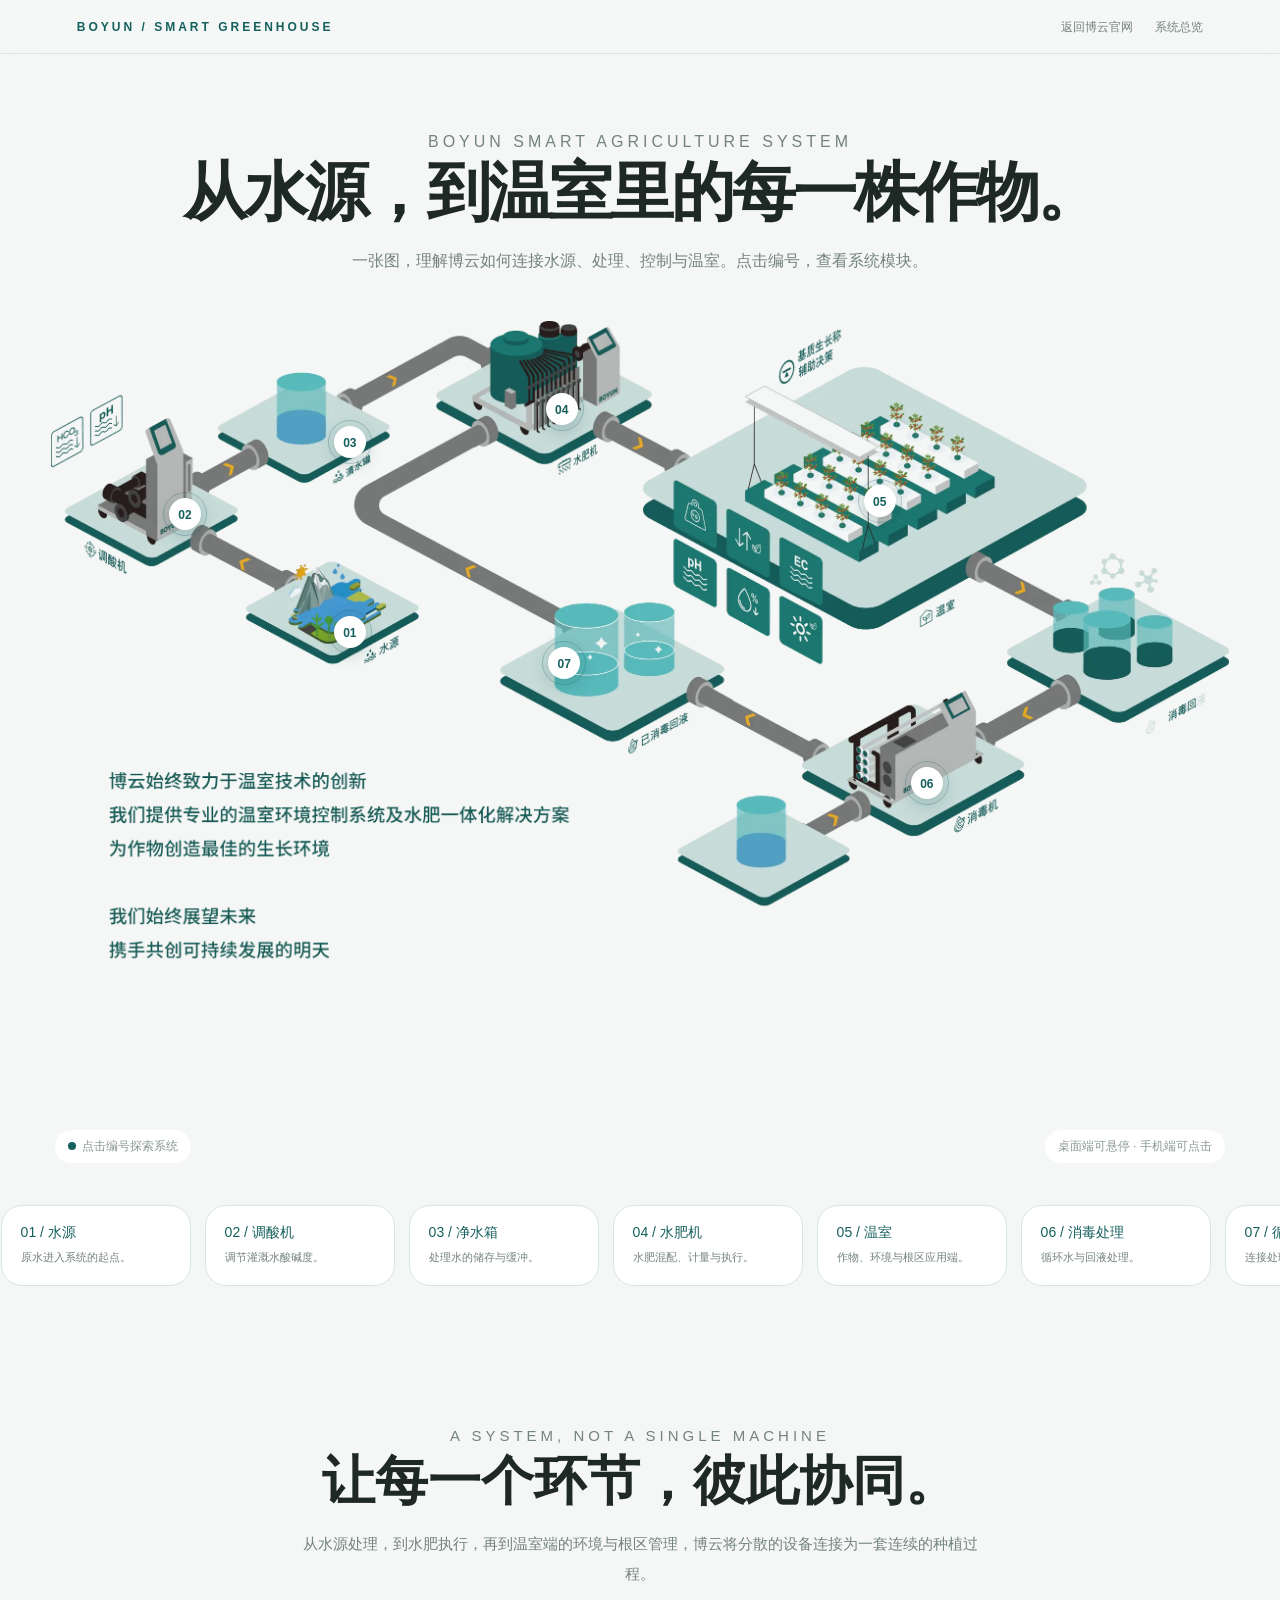
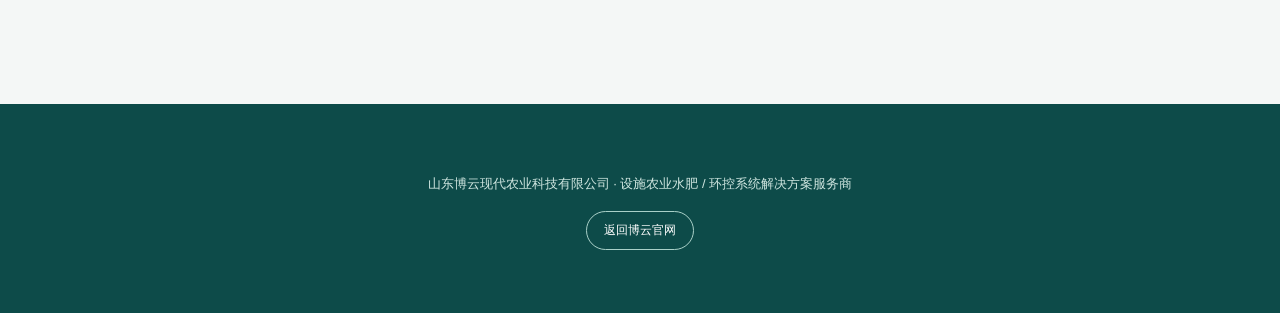
<file: system-map.html>
<!doctype html>
<html lang="zh-CN">
<head>
<meta charset="UTF-8"><meta name="viewport" content="width=device-width,initial-scale=1">
<title>博云智慧温室系统｜系统总览</title>
<style>
:root{--g:#15605d;--deep:#0d4b49;--paper:#f4f7f6;--ink:#1e2825;--muted:#74837f;--line:#d8e5e1}
*{box-sizing:border-box}html{scroll-behavior:smooth}body{margin:0;background:#fff;color:var(--ink);font-family:Arial,"Microsoft YaHei","PingFang SC",sans-serif}.site{max-width:1440px;margin:auto;background:var(--paper);overflow:hidden}.nav{position:sticky;top:0;z-index:20;display:flex;justify-content:space-between;align-items:center;padding:17px 6%;background:rgba(244,247,246,.88);border-bottom:1px solid rgba(216,229,225,.8);backdrop-filter:blur(18px)}.brand{font-size:12px;letter-spacing:3px;color:var(--g);font-weight:bold}.nav a{margin-left:22px;font-size:12px;color:var(--muted);text-decoration:none}.nav a:hover{color:var(--g)}.hero{padding:72px 7% 24px;text-align:center}.eyebrow{margin:0 0 15px;color:var(--g);font-size:11px;letter-spacing:4px}.hero h1{margin:0 auto 18px;font-size:clamp(36px,5vw,68px);line-height:1.08;letter-spacing:-3px}.hero p{max-width:680px;margin:auto;color:var(--muted);font-size:16px;line-height:2}.map-wrap{position:relative;width:min(1180px,92%);margin:20px auto 0}.map-frame{position:relative;padding:0;border-radius:0;background:transparent;box-shadow:none}.map{position:relative;overflow:visible;border-radius:0;background:transparent;line-height:0;box-shadow:none}.map img{display:block;width:100%;height:auto;border-radius:0;background:transparent;mix-blend-mode:multiply}.map-shade{display:none}.pin{position:absolute;z-index:3;width:32px;height:32px;border:0;border-radius:50%;background:#fff;color:var(--g);font-size:12px;font-weight:bold;line-height:32px;text-align:center;box-shadow:0 5px 18px rgba(13,75,73,.28);cursor:pointer;transition:transform .25s,background .25s,color .25s,box-shadow .25s}.pin:after{content:"";position:absolute;inset:-6px;border:1px solid rgba(21,96,93,.38);border-radius:50%;opacity:.7;animation:pulse 2.2s infinite}.pin:hover,.pin.active{background:var(--g);color:#fff;transform:scale(1.16);box-shadow:0 8px 24px rgba(13,75,73,.38)}@keyframes pulse{0%,100%{transform:scale(.8);opacity:.7}50%{transform:scale(1.25);opacity:0}}.pin[data-key="water"]{left:24%;top:45%}.pin[data-key="acid"]{left:10%;top:27%}.pin[data-key="clean"]{left:24%;top:16%}.pin[data-key="fert"]{left:42%;top:11%}.pin[data-key="greenhouse"]{left:69%;top:25%}.pin[data-key="disinfect"]{left:73%;top:68%}.pin[data-key="loop"]{left:42.2%;top:49.8%}.panel{position:relative;z-index:8;width:100%;min-height:126px;padding:20px 4px 4px;margin-top:16px;border-top:1px solid rgba(21,96,93,.22);color:var(--ink);opacity:0;transform:translateY(5px);pointer-events:none;transition:opacity .3s,transform .3s}.panel.show{opacity:1;transform:none;pointer-events:auto}.panel small{display:block;color:var(--g);font-size:10px;letter-spacing:3px}.panel h2{margin:7px 0 5px;font-size:23px;font-weight:500}.panel p{margin:0;color:var(--muted);font-size:13px;line-height:1.8}.panel a{display:inline-block;margin-top:10px;color:var(--g);font-size:12px;text-decoration:none}.panel.show{opacity:1;transform:none;pointer-events:auto}.panel.show{opacity:1;transform:none;pointer-events:auto}.panel small{display:block;color:var(--g);font-size:10px;letter-spacing:3px}.panel h2{margin:8px 0 8px;font-size:24px;font-weight:500}.panel p{margin:0;color:var(--muted);font-size:13px;line-height:1.8}.panel a{display:inline-block;margin-top:16px;color:var(--g);font-size:12px;text-decoration:none}.map-note{display:flex;justify-content:space-between;align-items:center;gap:15px;margin:12px 4px 0;color:#8a9995;font-size:12px}.map-note span{padding:8px 13px;border-radius:999px;background:#fff}.map-note i{display:inline-block;width:8px;height:8px;margin-right:6px;border-radius:50%;background:var(--g)}.system-nav{display:flex;gap:14px;overflow-x:auto;margin:34px auto 0;padding:8px 7% 30px;scroll-snap-type:x mandatory;overflow-y:visible}.system-card{flex:0 0 190px;padding:18px 19px;text-align:left;border:1px solid var(--line);border-radius:21px;background:#fff;color:var(--ink);cursor:pointer;scroll-snap-align:start;transition:background .3s,color .3s,box-shadow .3s,border-color .3s;transform-origin:center bottom}.system-card:hover,.system-card.active{border-color:var(--g);background:var(--g);color:#fff;transform:none;box-shadow:0 12px 26px rgba(21,96,93,.20)}.system-card b{display:block;color:var(--g);font-size:14px;font-weight:500}.system-card span{display:block;margin-top:7px;color:var(--muted);font-size:11px;line-height:1.6}.system-card:hover b,.system-card.active b{color:#fff}.system-card:hover span,.system-card.active span{color:#d8ebe7}.intro{padding:105px 8% 115px;text-align:center}.intro h2{margin:0 auto 17px;font-size:clamp(29px,4.5vw,53px);line-height:1.15}.intro p{max-width:680px;margin:auto;color:var(--muted);font-size:15px;line-height:2}.footer{padding:58px 8%;background:var(--deep);text-align:center;color:#fff}.footer p{color:#cfe6e0;font-size:13px}.footer a{display:inline-block;margin:5px;padding:10px 17px;border:1px solid #a9d0c8;border-radius:999px;color:#fff;text-decoration:none;font-size:12px}.footer a:hover{background:#fff;color:var(--g)}
@media(max-width:700px){.nav{display:block;text-align:center}.nav-links{margin-top:10px;white-space:nowrap;overflow:auto}.nav a{margin:0 8px}.hero{padding:68px 5% 28px}.map-wrap{width:98%;margin-top:25px}.map-frame{padding:7px;border-radius:24px}.map{border-radius:18px}.pin{width:25px;height:25px;line-height:25px;font-size:10px}.pin:after{inset:-4px}.panel{position:relative;right:auto;left:auto;top:auto;bottom:auto;width:100%}.map-note{display:block;text-align:center}.map-note span{display:inline-block;margin:4px}.system-nav{padding-left:5%;padding-right:0}.intro{padding:78px 6% 85px}}

</style>
</head>
<body><div class="site">
<nav class="nav"><div class="brand">BOYUN / SMART GREENHOUSE</div><div class="nav-links"><a href="https://www.cnboyun.com/">返回博云官网</a><a href="#overview">系统总览</a></div></nav>
<header class="hero"><p class="eyebrow">BOYUN SMART AGRICULTURE SYSTEM</p><h1>从水源，到温室里的每一株作物。</h1><p>一张图，理解博云如何连接水源、处理、控制与温室。点击编号，查看系统模块。</p></header>
<section class="map-wrap" id="overview"><div class="map-frame"><div class="map" id="map"><picture><source srcset="images/流程图高清版_透明网页.webp" type="image/webp"><img src="images/流程图高清版_网页优化.jpg" alt="博云智慧温室环境控制与水肥一体化系统图"></picture><div class="map-shade"></div><button class="pin" data-key="water">01</button><button class="pin" data-key="acid" data-url="https://www.cnboyun.com/p/pp10.html">02</button><button class="pin" data-key="clean">03</button><button class="pin" data-key="fert" data-url="https://lsy236996766-oss.github.io/preciser-product-page/fertigation-series.html">04</button><button class="pin" data-key="greenhouse" data-url="https://www.cnboyun.com/p/pp8.html">05</button><button class="pin" data-key="disinfect" data-url="https://www.cnboyun.com/p/pp9.html">06</button><button class="pin" data-key="loop">07</button></div></div><div class="panel" id="panel"><small></small><h2></h2><p></p><a href="#">了解模块 →</a></div><div class="map-note"><span><i></i>点击编号探索系统</span><span>桌面端可悬停 · 手机端可点击</span></div></section>
<section class="system-nav"><div class="system-card" data-key="water"><b>01 / 水源</b><span>原水进入系统的起点。</span></div><div class="system-card" data-key="acid"><b>02 / 调酸机</b><span>调节灌溉水酸碱度。</span></div><div class="system-card" data-key="clean"><b>03 / 净水箱</b><span>处理水的储存与缓冲。</span></div><div class="system-card" data-key="fert" data-url="https://lsy236996766-oss.github.io/preciser-product-page/fertigation-series.html"><b>04 / 水肥机</b><span>水肥混配、计量与执行。</span></div><div class="system-card" data-key="greenhouse"><b>05 / 温室</b><span>作物、环境与根区应用端。</span></div><div class="system-card" data-key="disinfect"><b>06 / 消毒处理</b><span>循环水与回液处理。</span></div><div class="system-card" data-key="loop"><b>07 / 循环回流</b><span>连接处理、储存与温室端。</span></div></section>
<section class="intro"><p class="eyebrow">A SYSTEM, NOT A SINGLE MACHINE</p><h2>让每一个环节，彼此协同。</h2><p>从水源处理，到水肥执行，再到温室端的环境与根区管理，博云将分散的设备连接为一套连续的种植过程。</p></section>
<footer class="footer"><p>山东博云现代农业科技有限公司 · 设施农业水肥 / 环控系统解决方案服务商</p><a href="https://www.cnboyun.com/">返回博云官网</a></footer>
</div><script>
(function(){var data={water:['WATER SOURCE','水源','原水进入系统的起点，连接前端处理与水肥管路。','#'],acid:['ACID CONTROL','调酸机','调节灌溉水酸碱度，进入 pH 管理环节。','https://www.cnboyun.com/p/pp10.html'],clean:['WATER STORAGE','净水箱','处理水的储存与缓冲模块。','#'],fert:['FERTIGATION','水肥机 / 自动混配','连接吸肥、混肥、检测与灌溉执行。','https://lsy236996766-oss.github.io/preciser-product-page/fertigation-series.html'],greenhouse:['GREENHOUSE','温室与环境控制','作物栽培、环境参数与灌溉末端应用区域。','https://www.cnboyun.com/p/pp8.html'],disinfect:['WATER TREATMENT','消毒处理','用于循环水、回液或相关水处理流程。','https://www.cnboyun.com/p/pp9.html'],loop:['RECIRCULATION','循环回流','连接处理、储存与温室端的水肥过程。','#']};var panel=document.getElementById('panel'),pins=document.querySelectorAll('.pin'),cards=document.querySelectorAll('.system-card');function activate(key){var d=data[key];if(!d)return;pins.forEach(function(x){x.classList.toggle('active',x.dataset.key===key)});cards.forEach(function(x){x.classList.toggle('active',x.dataset.key===key)});panel.querySelector('small').textContent=d[0];panel.querySelector('h2').textContent=d[1];panel.querySelector('p').textContent=d[2];var a=panel.querySelector('a');a.href=d[3];a.style.display=d[3]==='#'?'none':'inline-block';panel.classList.add('show')}pins.forEach(function(p){p.addEventListener('mouseenter',function(){if(innerWidth>700)activate(p.dataset.key)});p.addEventListener('click',function(){if(p.dataset.url){window.location.href=p.dataset.url;return}activate(p.dataset.key)})});cards.forEach(function(c){c.addEventListener('mouseenter',function(){if(innerWidth>700)activate(c.dataset.key)});c.addEventListener('click',function(){if(c.dataset.url){window.location.href=c.dataset.url;return}activate(c.dataset.key)})})})();
</script></body></html>
</file>
